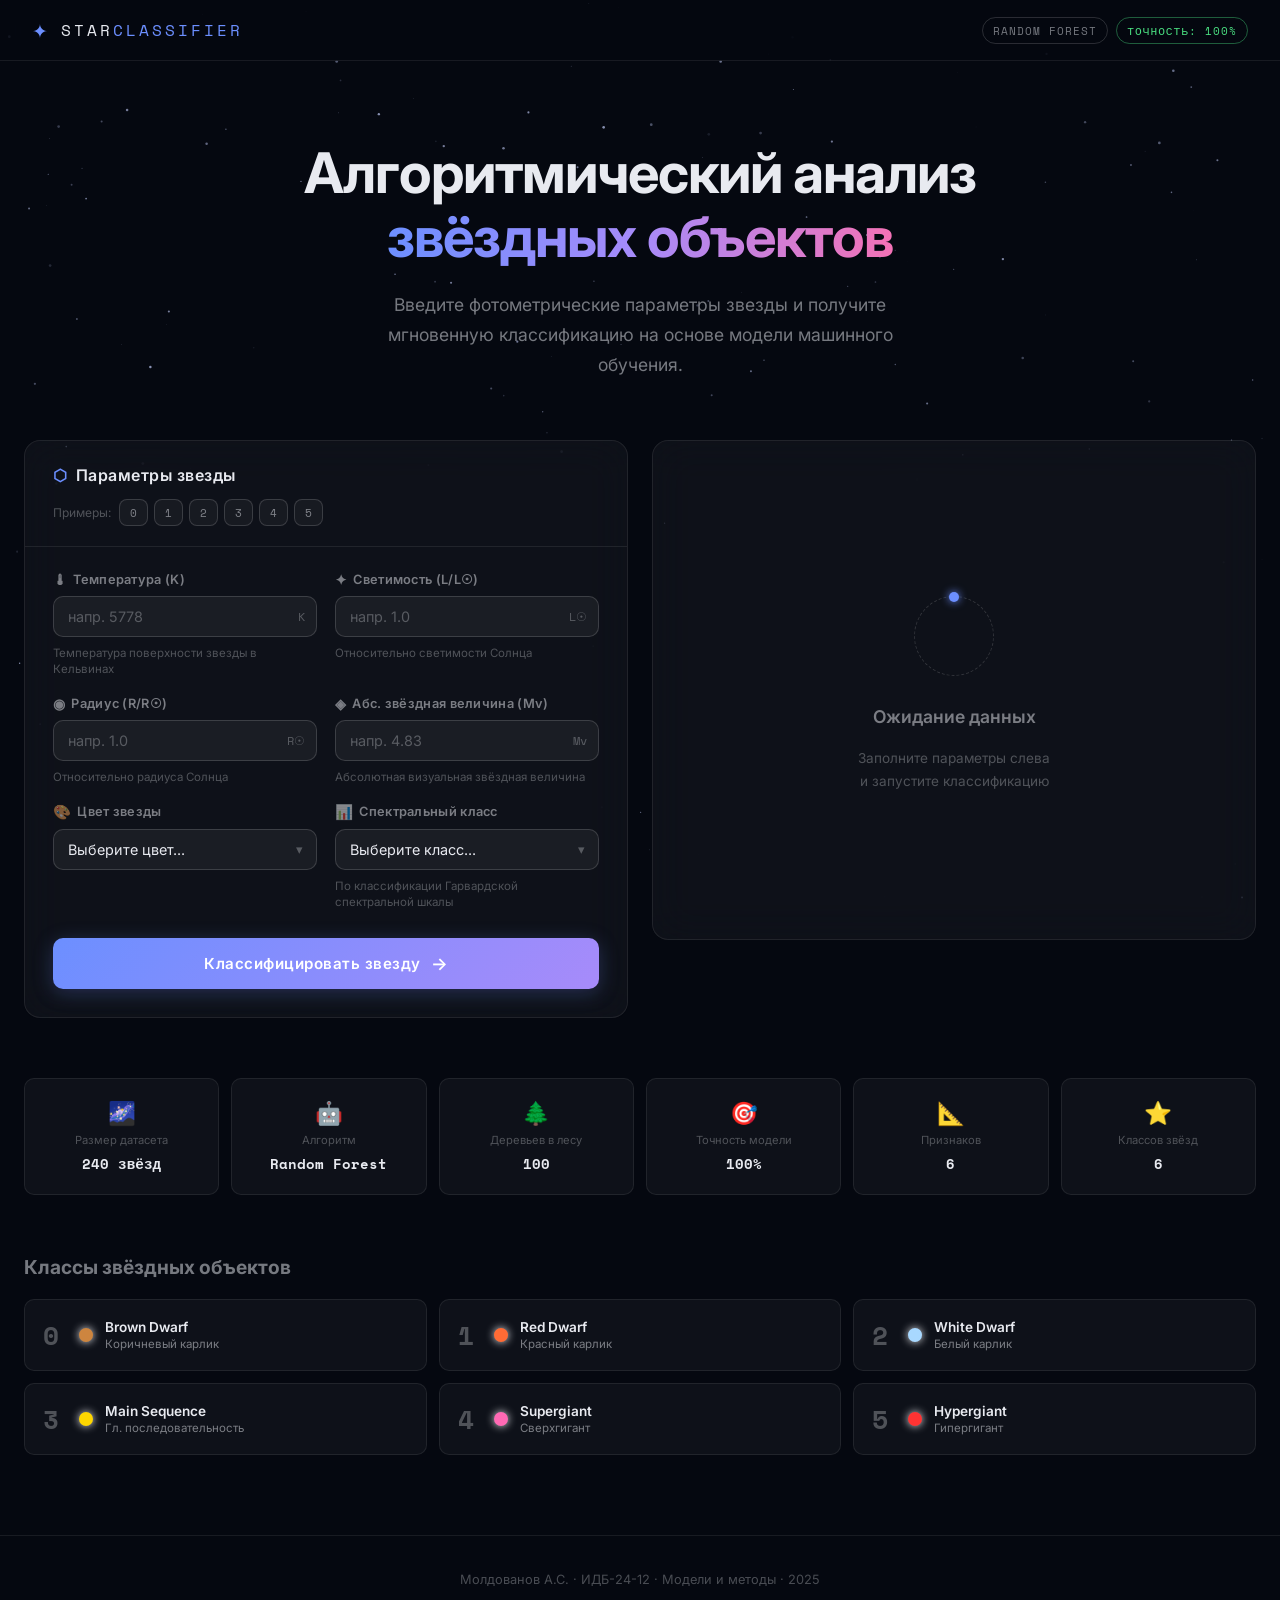
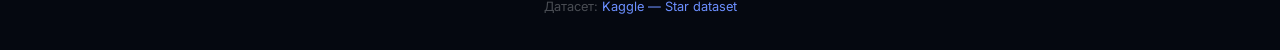
<file: index.html>
<!DOCTYPE html>
<html lang="ru">
<head>
  <meta charset="UTF-8" />
  <meta name="viewport" content="width=device-width, initial-scale=1.0" />
  <title>Star Classifier — Классификатор звёздных объектов</title>
  <link rel="preconnect" href="https://fonts.googleapis.com" />
  <link href="https://fonts.googleapis.com/css2?family=Inter:wght@300;400;500;600;700&family=Space+Mono:wght@400;700&display=swap" rel="stylesheet" />
  <link rel="stylesheet" href="static/style.css" />
</head>
<body>

<!-- Animated starfield background -->
<canvas id="starfield"></canvas>

<!-- Header -->
<header class="header">
  <div class="header-inner">
    <div class="logo">
      <span class="logo-icon">✦</span>
      <span class="logo-text">STAR<span class="logo-accent">CLASSIFIER</span></span>
    </div>
    <div class="header-meta">
      <span class="badge">Random Forest</span>
      <span class="badge badge-green">Точность: <span data-accuracy>—</span>%</span>
    </div>
  </div>
</header>

<!-- Hero -->
<section class="hero">
  <div class="hero-content">
    <h1 class="hero-title">Алгоритмический анализ<br /><span class="gradient-text">звёздных объектов</span></h1>
    <p class="hero-subtitle">Введите фотометрические параметры звезды и получите мгновенную классификацию на основе модели машинного обучения.</p>
  </div>
</section>

<!-- Main layout -->
<main class="main-layout">

  <!-- LEFT: Input form -->
  <section class="card form-card">
    <div class="card-header">
      <h2 class="card-title"><span class="icon">⬡</span> Параметры звезды</h2>
      <div class="examples-row">
        <span class="examples-label">Примеры:</span>
        <!-- example buttons injected by app.js -->
      </div>
    </div>

    <form id="classify-form">

      <div class="form-grid">

        <!-- Temperature -->
        <div class="form-group">
          <label class="form-label">
            <span class="label-icon">🌡</span>
            Температура (K)
          </label>
          <div class="input-wrap">
            <input type="number" id="temperature" name="temperature"
              class="form-input" placeholder="напр. 5778" step="1" min="0" required />
            <span class="input-unit">K</span>
          </div>
          <p class="form-hint">Температура поверхности звезды в Кельвинах</p>
        </div>

        <!-- Luminosity -->
        <div class="form-group">
          <label class="form-label">
            <span class="label-icon">✦</span>
            Светимость (L/L☉)
          </label>
          <div class="input-wrap">
            <input type="number" id="luminosity" name="luminosity"
              class="form-input" placeholder="напр. 1.0" step="any" min="0" required />
            <span class="input-unit">L☉</span>
          </div>
          <p class="form-hint">Относительно светимости Солнца</p>
        </div>

        <!-- Radius -->
        <div class="form-group">
          <label class="form-label">
            <span class="label-icon">◉</span>
            Радиус (R/R☉)
          </label>
          <div class="input-wrap">
            <input type="number" id="radius" name="radius"
              class="form-input" placeholder="напр. 1.0" step="any" min="0" required />
            <span class="input-unit">R☉</span>
          </div>
          <p class="form-hint">Относительно радиуса Солнца</p>
        </div>

        <!-- Absolute magnitude -->
        <div class="form-group">
          <label class="form-label">
            <span class="label-icon">◈</span>
            Абс. звёздная величина (Mv)
          </label>
          <div class="input-wrap">
            <input type="number" id="abs_magnitude" name="abs_magnitude"
              class="form-input" placeholder="напр. 4.83" step="any" required />
            <span class="input-unit">Mv</span>
          </div>
          <p class="form-hint">Абсолютная визуальная звёздная величина</p>
        </div>

        <!-- Star color -->
        <div class="form-group">
          <label class="form-label">
            <span class="label-icon">🎨</span>
            Цвет звезды
          </label>
          <div class="select-wrap">
            <select id="color" name="color" class="form-select" required>
              <option value="" disabled selected>Выберите цвет...</option>
            </select>
          </div>
        </div>

        <!-- Spectral class -->
        <div class="form-group">
          <label class="form-label">
            <span class="label-icon">📊</span>
            Спектральный класс
          </label>
          <div class="select-wrap">
            <select id="spectral_class" name="spectral_class" class="form-select" required>
              <option value="" disabled selected>Выберите класс...</option>
            </select>
          </div>
          <p class="form-hint">По классификации Гарвардской спектральной шкалы</p>
        </div>

      </div>

      <button type="submit" class="classify-btn" id="classify-btn">
        <span class="btn-text">Классифицировать звезду</span>
        <span class="btn-icon">→</span>
        <span class="btn-loader" hidden>
          <span class="spinner"></span>
        </span>
      </button>

    </form>
  </section>

  <!-- RIGHT: Result panel -->
  <section class="card result-card" id="result-card">

    <!-- Empty state -->
    <div class="result-empty" id="result-empty">
      <div class="empty-visual">
        <div class="empty-orbit">
          <div class="empty-planet"></div>
        </div>
      </div>
      <p class="empty-title">Ожидание данных</p>
      <p class="empty-sub">Заполните параметры слева<br />и запустите классификацию</p>
    </div>

    <!-- Result content -->
    <div class="result-content" id="result-content" hidden>

      <div class="result-header">
        <span class="result-status">ОБЪЕКТ ИДЕНТИФИЦИРОВАН</span>
        <span class="result-id" id="result-id">—</span>
      </div>

      <div class="result-hero" id="result-hero">
        <div class="result-star-visual" id="result-star-visual">
          <div class="star-pulse" id="star-pulse"></div>
          <div class="star-core" id="star-core"></div>
        </div>
        <div class="result-names">
          <div class="result-en" id="result-en">—</div>
          <div class="result-ru" id="result-ru">—</div>
        </div>
      </div>

      <div class="confidence-block">
        <div class="confidence-label">
          <span>Уверенность классификации</span>
          <span class="confidence-value" id="confidence-value">—%</span>
        </div>
        <div class="confidence-bar-bg">
          <div class="confidence-bar-fill" id="confidence-bar"></div>
        </div>
      </div>

      <div class="result-desc" id="result-desc">—</div>

      <div class="result-facts" id="result-facts"></div>

      <!-- All-class probability chart -->
      <div class="probs-section">
        <div class="probs-title">Распределение вероятностей по классам</div>
        <div class="probs-chart" id="probs-chart"></div>
      </div>

      <!-- Input echo -->
      <div class="input-echo" id="input-echo"></div>

    </div>

  </section>

</main>

<!-- Info cards -->
<section class="info-section">
  <div class="info-grid">
    <div class="info-card">
      <div class="info-icon">🌌</div>
      <div class="info-label">Размер датасета</div>
      <div class="info-value">240 звёзд</div>
    </div>
    <div class="info-card">
      <div class="info-icon">🤖</div>
      <div class="info-label">Алгоритм</div>
      <div class="info-value">Random Forest</div>
    </div>
    <div class="info-card">
      <div class="info-icon">🌲</div>
      <div class="info-label">Деревьев в лесу</div>
      <div class="info-value">100</div>
    </div>
    <div class="info-card">
      <div class="info-icon">🎯</div>
      <div class="info-label">Точность модели</div>
      <div class="info-value"><span data-accuracy>—</span>%</div>
    </div>
    <div class="info-card">
      <div class="info-icon">📐</div>
      <div class="info-label">Признаков</div>
      <div class="info-value">6</div>
    </div>
    <div class="info-card">
      <div class="info-icon">⭐</div>
      <div class="info-label">Классов звёзд</div>
      <div class="info-value">6</div>
    </div>
  </div>
</section>

<!-- Star type reference -->
<section class="reference-section">
  <h2 class="section-title">Классы звёздных объектов</h2>
  <div class="reference-grid">
    <div class="ref-card" style="--accent: #CD853F">
      <span class="ref-num">0</span>
      <span class="ref-dot" style="background:#CD853F"></span>
      <div>
        <div class="ref-en">Brown Dwarf</div>
        <div class="ref-ru">Коричневый карлик</div>
      </div>
    </div>
    <div class="ref-card" style="--accent: #FF6B35">
      <span class="ref-num">1</span>
      <span class="ref-dot" style="background:#FF6B35"></span>
      <div>
        <div class="ref-en">Red Dwarf</div>
        <div class="ref-ru">Красный карлик</div>
      </div>
    </div>
    <div class="ref-card" style="--accent: #A8D8FF">
      <span class="ref-num">2</span>
      <span class="ref-dot" style="background:#A8D8FF"></span>
      <div>
        <div class="ref-en">White Dwarf</div>
        <div class="ref-ru">Белый карлик</div>
      </div>
    </div>
    <div class="ref-card" style="--accent: #FFD700">
      <span class="ref-num">3</span>
      <span class="ref-dot" style="background:#FFD700"></span>
      <div>
        <div class="ref-en">Main Sequence</div>
        <div class="ref-ru">Гл. последовательность</div>
      </div>
    </div>
    <div class="ref-card" style="--accent: #FF69B4">
      <span class="ref-num">4</span>
      <span class="ref-dot" style="background:#FF69B4"></span>
      <div>
        <div class="ref-en">Supergiant</div>
        <div class="ref-ru">Сверхгигант</div>
      </div>
    </div>
    <div class="ref-card" style="--accent: #FF3333">
      <span class="ref-num">5</span>
      <span class="ref-dot" style="background:#FF3333"></span>
      <div>
        <div class="ref-en">Hypergiant</div>
        <div class="ref-ru">Гипергигант</div>
      </div>
    </div>
  </div>
</section>

<footer class="footer">
  <p>Молдованов А.С. · ИДБ-24-12 · Модели и методы · 2025</p>
  <p class="footer-sub">Датасет: <a href="https://www.kaggle.com/datasets/deepu1109/star-dataset" target="_blank">Kaggle — Star dataset</a></p>
</footer>

<script src="static/app.js"></script>
</body>
</html>
</file>
<file: static/style.css>
/* =========================================================
   STAR CLASSIFIER — CSS
   ========================================================= */

*, *::before, *::after { box-sizing: border-box; margin: 0; padding: 0; }
[hidden] { display: none !important; }

:root {
  --bg: #050810;
  --bg2: #080d1a;
  --surface: rgba(255,255,255,0.04);
  --surface-hover: rgba(255,255,255,0.07);
  --border: rgba(255,255,255,0.08);
  --border-bright: rgba(255,255,255,0.15);
  --text: #e8eaf0;
  --text-muted: rgba(232,234,240,0.5);
  --text-dim: rgba(232,234,240,0.3);
  --accent: #6c8fff;
  --accent2: #a78bfa;
  --radius: 16px;
  --radius-sm: 10px;
  --font: 'Inter', sans-serif;
  --mono: 'Space Mono', monospace;
}

html { scroll-behavior: smooth; }

body {
  font-family: var(--font);
  background: var(--bg);
  color: var(--text);
  min-height: 100vh;
  overflow-x: hidden;
}

/* ── Starfield ── */
#starfield {
  position: fixed;
  inset: 0;
  z-index: 0;
  pointer-events: none;
}

/* ── Header ── */
.header {
  position: relative;
  z-index: 10;
  border-bottom: 1px solid var(--border);
  backdrop-filter: blur(20px);
  background: rgba(5, 8, 16, 0.7);
}
.header-inner {
  max-width: 1300px;
  margin: 0 auto;
  padding: 0 32px;
  height: 60px;
  display: flex;
  align-items: center;
  justify-content: space-between;
}
.logo {
  display: flex;
  align-items: center;
  gap: 10px;
  font-family: var(--mono);
  font-size: 1rem;
  letter-spacing: 3px;
  color: var(--text);
}
.logo-icon { color: var(--accent); font-size: 1.2rem; }
.logo-accent { color: var(--accent); }
.header-meta { display: flex; gap: 8px; }

.badge {
  font-family: var(--mono);
  font-size: 0.7rem;
  padding: 4px 10px;
  border-radius: 20px;
  border: 1px solid var(--border-bright);
  color: var(--text-muted);
  letter-spacing: 1px;
  text-transform: uppercase;
}
.badge-green { border-color: rgba(74,222,128,0.4); color: #4ade80; }

/* ── Hero ── */
.hero {
  position: relative;
  z-index: 5;
  text-align: center;
  padding: 80px 24px 60px;
}
.hero-title {
  font-size: clamp(2rem, 5vw, 3.5rem);
  font-weight: 700;
  line-height: 1.15;
  letter-spacing: -1px;
  margin-bottom: 20px;
}
.gradient-text {
  background: linear-gradient(90deg, var(--accent) 0%, var(--accent2) 50%, #f472b6 100%);
  -webkit-background-clip: text;
  -webkit-text-fill-color: transparent;
  background-clip: text;
}
.hero-subtitle {
  font-size: 1.1rem;
  color: var(--text-muted);
  max-width: 560px;
  margin: 0 auto;
  line-height: 1.7;
}

/* ── Main layout ── */
.main-layout {
  position: relative;
  z-index: 5;
  max-width: 1300px;
  margin: 0 auto;
  padding: 0 24px 60px;
  display: grid;
  grid-template-columns: 1fr 1fr;
  gap: 24px;
  align-items: start;
}
@media (max-width: 900px) {
  .main-layout { grid-template-columns: 1fr; }
}

/* ── Cards ── */
.card {
  background: var(--surface);
  border: 1px solid var(--border);
  border-radius: var(--radius);
  overflow: hidden;
  backdrop-filter: blur(20px);
}

/* ── Form card ── */
.card-header {
  padding: 24px 28px 20px;
  border-bottom: 1px solid var(--border);
}
.card-title {
  font-size: 1rem;
  font-weight: 600;
  letter-spacing: 0.5px;
  display: flex;
  align-items: center;
  gap: 8px;
  margin-bottom: 14px;
}
.card-title .icon { color: var(--accent); }

.examples-row {
  display: flex;
  align-items: center;
  gap: 6px;
  flex-wrap: wrap;
}
.examples-label {
  font-size: 0.75rem;
  color: var(--text-dim);
  margin-right: 2px;
}
.example-btn {
  font-family: var(--mono);
  font-size: 0.7rem;
  padding: 4px 10px;
  border-radius: 8px;
  border: 1px solid var(--border-bright);
  background: var(--surface);
  color: var(--text-muted);
  cursor: pointer;
  transition: all 0.2s;
}
.example-btn:hover {
  background: var(--accent);
  border-color: var(--accent);
  color: #fff;
  transform: translateY(-1px);
}

/* ── Form fields ── */
form { padding: 24px 28px 28px; }

.form-grid {
  display: grid;
  grid-template-columns: 1fr 1fr;
  gap: 18px;
  margin-bottom: 28px;
}
@media (max-width: 600px) {
  .form-grid { grid-template-columns: 1fr; }
}

.form-group { display: flex; flex-direction: column; gap: 8px; }

.form-label {
  font-size: 0.8rem;
  font-weight: 600;
  color: var(--text-muted);
  letter-spacing: 0.3px;
  display: flex;
  align-items: center;
  gap: 6px;
}
.label-icon { font-size: 0.9rem; }

.input-wrap, .select-wrap { position: relative; }

.form-input, .form-select {
  width: 100%;
  background: rgba(255,255,255,0.05);
  border: 1px solid var(--border-bright);
  border-radius: var(--radius-sm);
  padding: 11px 44px 11px 14px;
  font-family: var(--font);
  font-size: 0.9rem;
  color: var(--text);
  outline: none;
  transition: border-color 0.2s, box-shadow 0.2s;
  appearance: none;
  -webkit-appearance: none;
}
.form-input:focus, .form-select:focus {
  border-color: var(--accent);
  box-shadow: 0 0 0 3px rgba(108,143,255,0.15);
}
.form-input::placeholder { color: var(--text-dim); }
.form-input::-webkit-inner-spin-button { display: none; }

.input-unit {
  position: absolute;
  right: 12px;
  top: 50%;
  transform: translateY(-50%);
  font-family: var(--mono);
  font-size: 0.72rem;
  color: var(--text-dim);
  pointer-events: none;
}
.select-wrap::after {
  content: '▾';
  position: absolute;
  right: 14px;
  top: 50%;
  transform: translateY(-50%);
  color: var(--text-dim);
  pointer-events: none;
  font-size: 0.8rem;
}
.form-select option { background: #111827; color: var(--text); }

.form-hint {
  font-size: 0.72rem;
  color: var(--text-dim);
  line-height: 1.4;
}

/* ── Classify button ── */
.classify-btn {
  width: 100%;
  padding: 15px 28px;
  border-radius: var(--radius-sm);
  border: none;
  background: linear-gradient(135deg, var(--accent) 0%, var(--accent2) 100%);
  color: #fff;
  font-family: var(--font);
  font-size: 0.95rem;
  font-weight: 600;
  letter-spacing: 0.5px;
  cursor: pointer;
  display: flex;
  align-items: center;
  justify-content: center;
  gap: 10px;
  transition: transform 0.2s, box-shadow 0.2s, opacity 0.2s;
  box-shadow: 0 4px 20px rgba(108,143,255,0.25);
  position: relative;
  overflow: hidden;
}
.classify-btn::before {
  content: '';
  position: absolute;
  inset: 0;
  background: rgba(255,255,255,0.1);
  opacity: 0;
  transition: opacity 0.2s;
}
.classify-btn:hover::before { opacity: 1; }
.classify-btn:hover { transform: translateY(-2px); box-shadow: 0 8px 30px rgba(108,143,255,0.4); }
.classify-btn:active { transform: translateY(0); }
.classify-btn:disabled { opacity: 0.6; cursor: not-allowed; transform: none; }

.btn-icon { font-size: 1.1rem; transition: transform 0.2s; }
.classify-btn:hover .btn-icon { transform: translateX(4px); }

.spinner {
  width: 18px;
  height: 18px;
  border: 2px solid rgba(255,255,255,0.3);
  border-top-color: #fff;
  border-radius: 50%;
  animation: spin 0.7s linear infinite;
  display: inline-block;
}
@keyframes spin { to { transform: rotate(360deg); } }

/* ── Result card ── */
.result-card {
  min-height: 500px;
  display: flex;
  flex-direction: column;
}

/* Empty state */
.result-empty {
  flex: 1;
  display: flex;
  flex-direction: column;
  align-items: center;
  justify-content: center;
  padding: 48px 24px;
  gap: 20px;
  text-align: center;
}
.empty-visual { position: relative; width: 100px; height: 100px; }
.empty-orbit {
  position: absolute;
  inset: 10px;
  border-radius: 50%;
  border: 1px dashed rgba(255,255,255,0.15);
  animation: orbit-spin 8s linear infinite;
}
@keyframes orbit-spin { to { transform: rotate(360deg); } }
.empty-planet {
  position: absolute;
  top: -5px;
  left: 50%;
  transform: translateX(-50%);
  width: 10px; height: 10px;
  border-radius: 50%;
  background: var(--accent);
  box-shadow: 0 0 8px var(--accent);
}
.empty-title { font-size: 1.1rem; font-weight: 600; color: var(--text-muted); }
.empty-sub { font-size: 0.85rem; color: var(--text-dim); line-height: 1.7; }

/* Result content */
.result-content { padding: 28px; flex: 1; display: flex; flex-direction: column; gap: 20px; }

.result-header {
  display: flex;
  justify-content: space-between;
  align-items: center;
}
.result-status {
  font-family: var(--mono);
  font-size: 0.65rem;
  letter-spacing: 3px;
  color: var(--text-dim);
  text-transform: uppercase;
}
.result-id {
  font-family: var(--mono);
  font-size: 0.65rem;
  color: var(--text-dim);
}

.result-hero {
  display: flex;
  align-items: center;
  gap: 24px;
  padding: 24px;
  border-radius: var(--radius-sm);
  background: rgba(255,255,255,0.03);
  border: 1px solid var(--border);
  transition: border-color 0.5s, box-shadow 0.5s;
}

.result-star-visual {
  position: relative;
  width: 72px;
  height: 72px;
  flex-shrink: 0;
}
.star-pulse {
  position: absolute;
  inset: -8px;
  border-radius: 50%;
  opacity: 0.3;
  animation: pulse 2s ease-in-out infinite;
}
@keyframes pulse {
  0%, 100% { transform: scale(1); opacity: 0.3; }
  50%       { transform: scale(1.3); opacity: 0.15; }
}
.star-core {
  position: absolute;
  inset: 0;
  border-radius: 50%;
  transition: background 0.5s, box-shadow 0.5s;
}

.result-names { flex: 1; }
.result-en {
  font-size: 1.6rem;
  font-weight: 700;
  letter-spacing: -0.5px;
  line-height: 1.1;
  transition: color 0.5s;
}
.result-ru {
  font-size: 0.85rem;
  color: var(--text-muted);
  margin-top: 4px;
}

/* Confidence */
.confidence-block { display: flex; flex-direction: column; gap: 8px; }
.confidence-label {
  display: flex;
  justify-content: space-between;
  font-size: 0.8rem;
  color: var(--text-muted);
}
.confidence-value { font-family: var(--mono); font-weight: 700; }
.confidence-bar-bg {
  height: 8px;
  background: rgba(255,255,255,0.07);
  border-radius: 4px;
  overflow: hidden;
}
.confidence-bar-fill {
  height: 100%;
  border-radius: 4px;
  width: 0%;
  transition: width 1s cubic-bezier(.22,1,.36,1), background 0.5s;
}

/* Description */
.result-desc {
  font-size: 0.85rem;
  color: var(--text-muted);
  line-height: 1.7;
  padding: 14px 16px;
  background: rgba(255,255,255,0.03);
  border-radius: var(--radius-sm);
  border-left: 3px solid var(--border-bright);
  transition: border-color 0.5s;
}

/* Facts */
.result-facts { display: flex; flex-wrap: wrap; gap: 8px; }
.fact-tag {
  font-family: var(--mono);
  font-size: 0.7rem;
  padding: 5px 12px;
  border-radius: 20px;
  border: 1px solid var(--border-bright);
  color: var(--text-muted);
  transition: border-color 0.5s, color 0.5s;
}

/* Probability chart */
.probs-section { display: flex; flex-direction: column; gap: 10px; }
.probs-title { font-size: 0.75rem; font-weight: 600; color: var(--text-dim); letter-spacing: 0.5px; }
.probs-chart { display: flex; flex-direction: column; gap: 6px; }
.prob-row {
  display: grid;
  grid-template-columns: 130px 1fr 44px;
  align-items: center;
  gap: 10px;
  font-size: 0.75rem;
}
.prob-label { color: var(--text-muted); white-space: nowrap; overflow: hidden; text-overflow: ellipsis; }
.prob-bar-bg {
  height: 5px;
  background: rgba(255,255,255,0.07);
  border-radius: 3px;
  overflow: hidden;
}
.prob-bar-fill { height: 100%; border-radius: 3px; transition: width 1s cubic-bezier(.22,1,.36,1) 0.1s; }
.prob-pct {
  font-family: var(--mono);
  font-size: 0.7rem;
  color: var(--text-dim);
  text-align: right;
}

/* Input echo */
.input-echo {
  display: grid;
  grid-template-columns: 1fr 1fr 1fr;
  gap: 8px;
  padding: 14px;
  background: rgba(255,255,255,0.02);
  border-radius: var(--radius-sm);
  border: 1px solid var(--border);
}
.echo-item { display: flex; flex-direction: column; gap: 2px; }
.echo-label { font-size: 0.65rem; color: var(--text-dim); text-transform: uppercase; letter-spacing: 0.5px; }
.echo-val { font-family: var(--mono); font-size: 0.78rem; color: var(--text-muted); }

/* ── Info cards ── */
.info-section {
  position: relative;
  z-index: 5;
  max-width: 1300px;
  margin: 0 auto;
  padding: 0 24px 60px;
}
.info-grid {
  display: grid;
  grid-template-columns: repeat(6, 1fr);
  gap: 12px;
}
@media (max-width: 900px) { .info-grid { grid-template-columns: repeat(3, 1fr); } }
@media (max-width: 500px) { .info-grid { grid-template-columns: repeat(2, 1fr); } }

.info-card {
  background: var(--surface);
  border: 1px solid var(--border);
  border-radius: var(--radius-sm);
  padding: 20px 16px;
  text-align: center;
  display: flex;
  flex-direction: column;
  gap: 6px;
  transition: border-color 0.2s, transform 0.2s;
}
.info-card:hover { border-color: var(--border-bright); transform: translateY(-2px); }
.info-icon { font-size: 1.4rem; }
.info-label { font-size: 0.7rem; color: var(--text-dim); }
.info-value { font-family: var(--mono); font-size: 0.9rem; color: var(--text); font-weight: 700; }

/* ── Reference ── */
.reference-section {
  position: relative;
  z-index: 5;
  max-width: 1300px;
  margin: 0 auto;
  padding: 0 24px 80px;
}
.section-title {
  font-size: 1.2rem;
  font-weight: 700;
  margin-bottom: 20px;
  color: var(--text-muted);
}
.reference-grid {
  display: grid;
  grid-template-columns: repeat(3, 1fr);
  gap: 12px;
}
@media (max-width: 700px) { .reference-grid { grid-template-columns: repeat(2, 1fr); } }
@media (max-width: 420px) { .reference-grid { grid-template-columns: 1fr; } }

.ref-card {
  background: var(--surface);
  border: 1px solid var(--border);
  border-radius: var(--radius-sm);
  padding: 16px 18px;
  display: flex;
  align-items: center;
  gap: 12px;
  transition: border-color 0.2s, transform 0.2s;
}
.ref-card:hover {
  border-color: var(--accent, #6c8fff);
  transform: translateY(-2px);
}
.ref-num {
  font-family: var(--mono);
  font-size: 1.6rem;
  font-weight: 700;
  color: var(--text-dim);
  min-width: 24px;
}
.ref-dot {
  width: 14px;
  height: 14px;
  border-radius: 50%;
  flex-shrink: 0;
  box-shadow: 0 0 8px currentColor;
}
.ref-en { font-size: 0.85rem; font-weight: 600; }
.ref-ru { font-size: 0.72rem; color: var(--text-muted); margin-top: 2px; }

/* ── Footer ── */
.footer {
  position: relative;
  z-index: 5;
  text-align: center;
  padding: 32px 24px;
  border-top: 1px solid var(--border);
  font-size: 0.8rem;
  color: var(--text-dim);
  line-height: 1.8;
}
.footer a { color: var(--accent); text-decoration: none; }
.footer a:hover { text-decoration: underline; }
.footer-sub { margin-top: 4px; }

/* ── Animations ── */
@keyframes fadeInUp {
  from { opacity: 0; transform: translateY(16px); }
  to   { opacity: 1; transform: translateY(0); }
}
.animate-in { animation: fadeInUp 0.5s ease forwards; }
</file>
